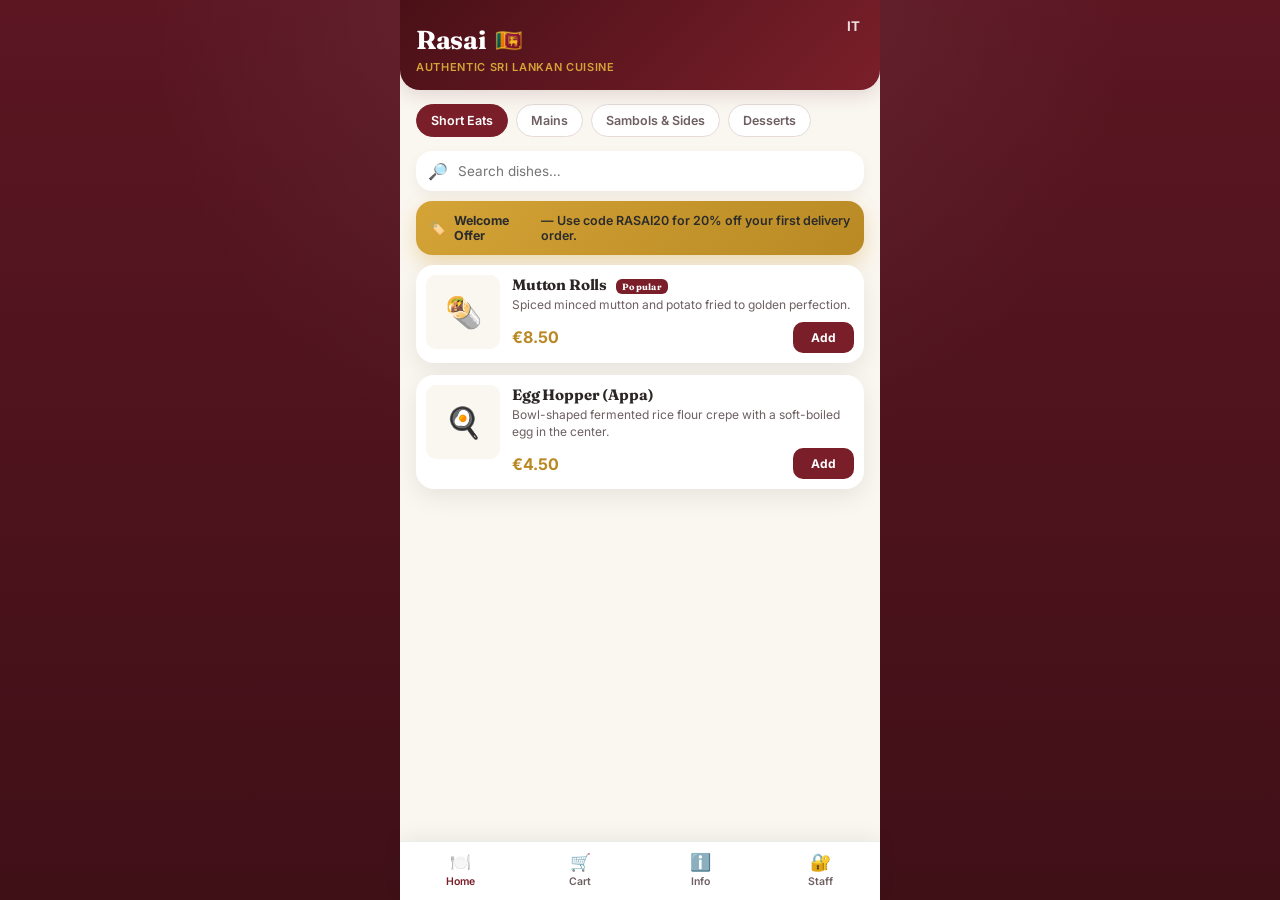
<file: Index.html>
<!DOCTYPE html>
<html lang="en">
<head>
<meta charset="UTF-8">
<meta name="viewport" content="width=device-width, initial-scale=1.0">
<title>Osteria Bricco — Order App</title>
<link rel="preconnect" href="https://fonts.googleapis.com">
<link href="https://fonts.googleapis.com/css2?family=Fraunces:opsz,wght@9..144,400;9..144,600;9..144,700&family=Inter:wght@400;500;600;700&family=Space+Mono:wght@400;700&display=swap" rel="stylesheet">
<link rel="stylesheet" href="styles.css">
</head>
<body>

<div class="shell-switch">
  <button id="btnShellCustomer" class="active" onclick="setShell('customer')">Customer app</button>
  <button id="btnShellAdmin" onclick="setShell('admin')">Admin panel</button>
</div>

<!-- ============ CUSTOMER APP ============ -->
<div class="stage" id="customerStage">
  <div class="phone">
    <div class="screen" id="screen"></div>
  </div>
</div>

<!-- ============ ADMIN PANEL ============ -->
<div class="admin-wrap" id="adminWrap">
  <div class="admin-nav">
    <div class="brand">Osteria Bricco</div>
    <div class="brand-sub">Staff panel</div>
    <button data-page="orders" class="admin-nav-btn active" onclick="setAdminPage('orders')"><span class="ic">🎫</span> Live orders</button>
    <button data-page="menu" class="admin-nav-btn" onclick="setAdminPage('menu')"><span class="ic">📋</span> Menu manager</button>
    <button data-page="customers" class="admin-nav-btn" onclick="setAdminPage('customers')"><span class="ic">👥</span> Customers</button>
    <button data-page="promos" class="admin-nav-btn" onclick="setAdminPage('promos')"><span class="ic">🏷️</span> Promotions</button>
  </div>
  <div class="admin-main" id="adminMain"></div>
</div>

<div class="modal-bg" id="modalBg"><div class="modal" id="modalContent"></div></div>
<div class="toast" id="toast"></div>

<script src="app.js"></script>
</body>
</html>
</file>
<file: styles.css>
:root {
  /* Wine Red Base & Gradients */
  --primary: #7A1F2A;
  --primary-dark: #4A1017;
  --primary-light: #9E2B3A;

  /* Saffron Gold Accents */
  --gold: #D4A437;
  --gold-dark: #B98924;

  /* Smooth Warm Backgrounds */
  --cream: #FAF6F0;
  --cream-light: #FFFFFF;

  /* Typography */
  --text: #2B2525;
  --text-soft: #6E5F61;
  --line: #E5DAD8;

  --radius: 16px;
}
  *{box-sizing:border-box;}
  html,body{margin:0;padding:0;}
  body{
    margin:0;
    font-family:'Inter',sans-serif;
    color:var(--text);
    background:
      radial-gradient(circle at top, rgba(255,255,255,.08), transparent 45%),
      linear-gradient(180deg,#5B1622 0%, #401017 100%);
    min-height:100vh;
  }
  h1,h2,h3,.display{ font-family:'Fraunces', serif; letter-spacing:-0.01em; }
  .mono{ font-family:'Space Mono', monospace; }
  a{color:inherit;}
  button{font-family:inherit; cursor:pointer;}
  ::selection{ background: var(--gold); color:var(--text); }

  /* ---- Staff access gate ---- */
  .shell-switch{ display:none; }
  .staff-access-btn{
    border:none; background:transparent; color:var(--text-soft); font-size:10.5px; font-weight:600;
    padding:10px 4px 12px; display:flex; flex-direction:column; align-items:center; gap:3px;
  }
  .staff-access-btn .ic{ font-size:17px; }
  .staff-access-btn.active{ color:var(--primary); }
  .admin-gate{
    position:fixed; inset:0; background:rgba(21,44,34,0.72); display:none; align-items:center; justify-content:center;
    padding:16px; z-index:1100;
  }
  .admin-gate.active{ display:flex; }
  .admin-gate-card{
    width:min(360px, 100%); background:#fff; border-radius:16px; padding:20px;
    box-shadow:0 16px 44px rgba(0,0,0,0.24);
  }
  .admin-gate-card h3{ margin:0 0 8px; font-size:20px; }
  .admin-gate-card p{ margin:0 0 12px; color:var(--text-soft); font-size:13px; line-height:1.45; }
  .admin-gate-card input{ width:100%; padding:11px 12px; border:1px solid var(--line); border-radius:10px; font-size:13.5px; margin-bottom:12px; }
  .admin-gate-actions{ display:flex; gap:8px; justify-content:flex-end; }
  .admin-gate-actions button{ flex:1; padding:10px 12px; border-radius:10px; border:none; font-weight:700; font-size:13px; }
  .admin-gate-actions .secondary-btn{ background:var(--cream); color:var(--text); }
  .admin-gate-actions .primary-btn{ background:var(--primary); color:#fff; margin-top:0; width:auto; }

  /* ================= CUSTOMER APP (phone frame) ================= */
  .stage{ min-height:100vh; display:block; padding:0; }
  .phone{
    width:100%; max-width:480px; margin:0 auto; background:var(--cream);
    min-height:100vh; position:relative; overflow-x:hidden;
  }
  .screen{ min-height:100vh; height:100vh; height:100dvh; }
/* --- Slimmed Down Header Style --- */
.app-header {
  position: relative;
  overflow: hidden;
  color: white;
  /* Reduced padding to shrink the vertical height significantly */
  padding: 24px 16px 16px;
  border-bottom-left-radius: 20px;
  border-bottom-right-radius: 20px;
  background: linear-gradient(135deg, var(--primary-dark) 0%, var(--primary) 100%);
  box-shadow: 0 4px 20px rgba(74, 16, 23, 0.15);
}

/* Title and Flag on a single compact line */
.app-header h1 {
  color: white;
  font-size: 26px; /* Smaller font footprint */
  margin: 0;
  font-family: 'Fraunces', serif;
  font-weight: 700;
  display: flex;
  align-items: center;
  gap: 8px; /* Spaces out the text and the flag nicely */
}

/* Inline subtitle */
.app-header .sub {
  font-size: 11px;
  text-transform: uppercase;
  letter-spacing: 0.06em;
  color: var(--gold);
  font-weight: 600;
  margin-top: 4px;
}

  .cats{ display:flex; gap:8px; padding:14px 16px 4px; overflow-x:auto; }
  .cat-pill{ flex:none; border:1px solid var(--line); background:#fff; padding:8px 14px; border-radius:999px; font-size:12.5px; font-weight:600; color:var(--text-soft);}
  .cat-pill.active{ background:var(--primary); color:#fff; border-color:var(--primary); }

  .search{ margin:10px 16px; display:flex; align-items:center; gap:8px; background:white; border:none; border-radius:16px; box-shadow:0 5px 14px rgba(0,0,0,.05); padding:10px 12px;}
  .search input{ border:none; outline:none; font-size:13.5px; width:100%; background:transparent; font-family:inherit;}

  .dish-list{ padding:6px 16px 90px; display:flex; flex-direction:column; gap:12px; }
  .dish-card{ display:flex; gap:12px; background:white; border:none; border-radius:18px; box-shadow:0 8px 24px rgba(0,0,0,.08); padding:10px; transition:.25s; }
  .dish-card:hover{ transform:translateY(-3px); box-shadow:0 14px 30px rgba(0,0,0,.12); }
  .dish-photo{ width:clamp(56px, 18vw, 74px); height:clamp(56px, 18vw, 74px); max-width:74px; max-height:74px; border-radius:10px; flex:none; display:flex; align-items:center; justify-content:center; font-size:clamp(24px, 6vw, 30px); background:var(--cream); }
  .dish-info{ flex:1; min-width:0; }
  .dish-info h3{ font-size:15px; margin:0 0 3px; }
  .dish-info p{ font-size:12px; color:var(--text-soft); margin:0 0 8px; line-height:1.4; }
  .dish-bottom{ display:flex; align-items:center; justify-content:space-between; }
  .price{ color:var(--gold-dark); font-weight:700; font-size:16px; }
  .add-btn{ border:none; background:var(--primary); color:#fff; font-size:12px; font-weight:700; padding:8px 18px; border-radius:10px; transition:.25s; }
  .add-btn:hover{ background:var(--primary-light); }
  .add-btn:active{ transform:scale(.96); }
  .sold-out{ opacity:.5; }
  .sold-out .add-btn{ background:#bbb; }
  .badge-pop{ display:inline-block; font-size:9px; font-weight:700; background:var(--primary); color:#fff; padding:2px 6px; border-radius:6px; margin-left:6px; vertical-align:middle; letter-spacing:.03em;}

  .fab-cart{ position:fixed; bottom:86px; left:50%; transform:translateX(-50%); width:calc(100% - 32px); max-width:448px; background:var(--primary); color:#fff; border:none; border-radius:20px; padding:14px 16px; display:flex; justify-content:space-between; align-items:center; font-weight:700; font-size:13.5px; box-shadow:0 12px 30px rgba(122,31,42,.35); z-index:50; }

  .bottom-tabs{ display:flex; border-top:1px solid #ececec; background:white; box-shadow:0 -5px 20px rgba(0,0,0,.06); position:fixed; bottom:0; left:0; right:0; max-width:480px; margin:0 auto; z-index:40; }
  .bottom-tabs button{ flex:1; border:none; background:transparent; padding:10px 4px 12px; font-size:10.5px; font-weight:600; color:var(--text-soft); display:flex; flex-direction:column; align-items:center; gap:3px;}
  .bottom-tabs button.active{ color:var(--primary); }
  .bottom-tabs .ic{ font-size:17px; }

  .section-pad{ padding:16px; padding-bottom:90px;}
  .card{ background:#fff; border:1px solid var(--line); border-radius:var(--radius); padding:14px; }

  /* cart */
  .cart-row{ display:flex; gap:10px; align-items:center; padding:10px 0; border-bottom:1px solid var(--line); }
  .cart-row:last-child{ border-bottom:none; }
  .qty-ctrl{ display:flex; align-items:center; gap:8px; }
  .qty-ctrl button{ width:24px; height:24px; border-radius:7px; border:1px solid var(--line); background:var(--cream); font-weight:700; }
  .totals-row{ display:flex; justify-content:space-between; font-size:13.5px; padding:5px 0; }
  .totals-row.grand{ font-weight:700; font-size:15px; padding-top:10px; border-top:1px dashed var(--line); margin-top:6px; }
  .primary-btn{ width:100%; background:var(--primary); color:#fff; border:none; padding:14px; border-radius:12px; font-weight:700; font-size:14px; margin-top:14px; }
  .primary-btn.ghost{ background:transparent; border:1.5px solid var(--primary); color:var(--primary); }
  .primary-btn:disabled{ background:#ccc; }

  /* checkout */
  .auth-option{ display:block; width:100%; text-align:left; background:#fff; border:1.5px solid var(--line); border-radius:12px; padding:13px 14px; margin-bottom:10px; font-size:13.5px; font-weight:600; display:flex; align-items:center; gap:10px; }
  .auth-option.google{ border-color:var(--primary); }
  .divider-or{ text-align:center; font-size:11px; color:var(--text-soft); margin:14px 0; position:relative;}
  .divider-or:before,.divider-or:after{content:"";position:absolute;top:50%;width:40%;height:1px;background:var(--line);}
  .divider-or:before{left:0;} .divider-or:after{right:0;}
  .field{ margin-bottom:10px;}
  .field label{ font-size:11px; font-weight:700; text-transform:uppercase; letter-spacing:.04em; color:var(--text-soft); display:block; margin-bottom:5px;}
  .field input{ width:100%; padding:11px 12px; border-radius:10px; border:1px solid var(--line); font-size:13.5px; font-family:inherit; }

  /* ---- Signature element: printed kitchen ticket ---- */
  .ticket-wrap{ padding:6px 10px 30px; }
  .ticket{
    background: var(--cream-light);
    font-family:'Space Mono', monospace;
    padding:20px 18px 26px;
    position:relative;
    box-shadow: 0 10px 22px rgba(0,0,0,0.18);
    animation: print-out .5s ease-out;
    transform-origin: top;
  }
  @keyframes print-out{ from{ transform: scaleY(0.2); opacity:0; } to{ transform:scaleY(1); opacity:1; } }
  .ticket:after{
    content:""; position:absolute; left:0; right:0; bottom:-9px; height:18px;
    background: linear-gradient(135deg, var(--cream-light) 50%, transparent 50%),
                linear-gradient(-135deg, var(--cream-light) 50%, transparent 50%);
    background-size: 16px 18px; background-position: bottom left;
    background-repeat: repeat-x;
  }
  .ticket h4{ margin:0 0 2px; font-size:13px; letter-spacing:.05em;}
  .ticket .tnum{ font-size:22px; font-weight:700; margin:6px 0; }
  .ticket .dash{ border:none; border-top:1px dashed var(--text-soft); margin:10px 0; }
  .ticket .trow{ display:flex; justify-content:space-between; font-size:12px; margin:3px 0; }
  .status-track{ display:flex; justify-content:space-between; margin:16px 0 4px; position:relative;}
  .status-track:before{ content:""; position:absolute; top:9px; left:8%; right:8%; height:2px; background:var(--line); z-index:0;}
  .status-step{ position:relative; z-index:1; display:flex; flex-direction:column; align-items:center; gap:6px; flex:1;}
  .status-dot{ width:18px; height:18px; border-radius:50%; background:#fff; border:2px solid var(--line); }
  .status-step.done .status-dot{ background:var(--primary); border-color:var(--primary); }
  .status-step.now .status-dot{ background:var(--gold); border-color:var(--gold); box-shadow:0 0 0 4px rgba(212,164,55,0.25);}
  .status-step span{ font-size:9px; font-weight:700; text-transform:uppercase; letter-spacing:.02em; color:var(--text-soft); text-align:center;}
  .status-step.done span, .status-step.now span{ color:var(--text); }

  .info-row{ display:flex; gap:10px; padding:11px 0; border-bottom:1px solid var(--line); font-size:13px; }
  .info-row:last-child{border-bottom:none;}
  .info-row .ic{ width:20px; text-align:center; }
  .promo-banner{ background:linear-gradient(135deg, #D4A437, #B98924); color:#2B2B2B; border-radius:16px; padding:12px 14px; margin:0 16px 4px; font-size:12.5px; font-weight:600; display:flex; gap:8px; align-items:center; box-shadow:0 8px 20px rgba(212,164,55,.35);} 

  /* ================= ADMIN PANEL ================= */
  .admin-wrap{ display:none; min-height:100vh; }
  .admin-wrap.active{ display:flex; }
  .admin-nav{ width:220px; background:var(--primary-dark); color:#fff; flex:none; padding:26px 16px; }
  .admin-nav .brand{ font-family:'Fraunces',serif; font-size:19px; color:#fff; margin-bottom:2px;}
  .admin-nav .brand-sub{ font-size:11px; color:rgba(255,255,255,.65); margin-bottom:26px;}
  .admin-nav button{ display:flex; align-items:center; gap:10px; width:100%; text-align:left; background:transparent; border:none; color:rgba(255,255,255,.8); padding:11px 12px; border-radius:10px; font-size:13.5px; font-weight:600; margin-bottom:4px; }
  .admin-nav button.active{ background:rgba(255,255,255,0.08); color:#fff; }
  .admin-nav button .ic{width:18px;display:inline-block;}
  .admin-main{ flex:1; padding:30px 34px; background:var(--cream-light); }
  .admin-header{ display:flex; justify-content:space-between; align-items:flex-end; margin-bottom:22px; }
  .admin-header h2{ font-size:24px; margin:0 0 3px; }
  .admin-header p{ margin:0; color:var(--text-soft); font-size:13px;}
  .stat-row{ display:flex; gap:14px; margin-bottom:24px; }
  .stat-card{ background:#fff; border:1px solid var(--line); border-radius:12px; padding:14px 18px; flex:1; }
  .stat-card .num{ font-size:24px; font-weight:700; font-family:'Fraunces',serif; }
  .stat-card .lbl{ font-size:11.5px; color:var(--text-soft); text-transform:uppercase; letter-spacing:.03em; }

  .rail{ display:flex; gap:16px; overflow-x:auto; padding-bottom:10px; }
  .rail .ticket{ min-width:230px; flex:none; }
  .rail .ticket .actions{ display:flex; gap:6px; margin-top:12px; }
  .rail .ticket .actions button{ flex:1; border:1px solid var(--text); background:transparent; padding:7px; border-radius:7px; font-size:10.5px; font-weight:700; font-family:'Inter',sans-serif;}
  .rail .ticket .actions button.primary{ background:var(--primary); color:#fff; border-color:var(--primary);}

  table{ width:100%; border-collapse:collapse; background:#fff; border-radius:12px; overflow:hidden;}
  th,td{ text-align:left; padding:11px 14px; font-size:13px; border-bottom:1px solid var(--line); }
  th{ background:var(--cream); font-size:11px; text-transform:uppercase; letter-spacing:.03em; color:var(--text-soft); }
  tr:last-child td{border-bottom:none;}
  .row-actions button{ border:none; background:transparent; font-weight:700; font-size:12px; color:var(--primary); margin-right:10px; }
  .row-actions button.danger{ color:var(--primary-light); }
  .pill{ display:inline-block; padding:3px 9px; border-radius:999px; font-size:11px; font-weight:700; }
  .pill.on{ background:rgba(122,31,42,0.12); color:var(--primary); }
  .pill.off{ background:rgba(212,164,55,0.16); color:var(--gold-dark); }
  .add-dish-btn{ background:var(--primary); color:#fff; border:none; padding:10px 16px; border-radius:10px; font-weight:700; font-size:13px; }

  .modal-bg{ position:fixed; inset:0; background:rgba(21,44,34,0.55); display:none; align-items:center; justify-content:center; z-index:900; }
  .modal-bg.active{ display:flex; }
  .modal{ background:#fff; border-radius:16px; padding:24px; width:380px; max-width:90vw; max-height:85vh; overflow-y:auto; }
  .modal h3{ margin-top:0; }
  .modal .field select{ width:100%; padding:11px 12px; border-radius:10px; border:1px solid var(--line); font-family:inherit; font-size:13.5px;}
  .modal-actions{ display:flex; gap:8px; margin-top:16px; }
  .modal-actions button{ flex:1; padding:11px; border-radius:10px; border:none; font-weight:700; font-size:13px;}
  .modal-actions .cancel{ background:var(--cream); }
  .modal-actions .save{ background:var(--primary); color:#fff; }

  .toast{ position:fixed; bottom:24px; left:50%; transform:translateX(-50%); background:var(--text); color:#fff; padding:11px 20px; border-radius:999px; font-size:13px; z-index:1000; opacity:0; pointer-events:none; transition:opacity .25s, transform .25s; }
  .toast.show{ opacity:1; transform:translateX(-50%) translateY(-6px); }

  @media (max-width:768px){
    body{ overflow-x:hidden; }
    .stage{ min-height:100dvh; }
    .phone{
      width:100vw; max-width:none; min-height:100dvh; height:100dvh; border:none; border-radius:0; box-shadow:none;
    }
    .screen{ min-height:100dvh; height:100dvh; }
    .shell-switch{ top:10px; right:10px; }
    .app-header{ padding:28px 16px 14px; }
    .lang-toggle{ top:28px; right:16px; }
    .cats{ padding:12px 14px 4px; }
    .search{ margin:10px 14px; }
    .dish-list{ padding:6px 14px 110px; gap:10px; }
    .dish-card{ gap:10px; padding:10px; }
    .fab-cart{
      left:12px; right:12px; width:auto; max-width:none; transform:none; bottom:78px;
    }
    .bottom-tabs{ left:0; right:0; max-width:none; }
    .section-pad{ padding:14px 14px 100px; }
    .promo-banner{ margin:0 14px 4px; }
  }

  @media (max-width:760px){
    .admin-wrap.active{ flex-direction:column; }
    .admin-nav{ width:100%; display:flex; align-items:center; gap:8px; padding:14px 16px; overflow-x:auto;}
    .admin-nav .brand,.admin-nav .brand-sub{display:none;}
    .admin-nav button{ width:auto; white-space:nowrap; margin-bottom:0;}
    .admin-main{ padding:20px; }
  }
</file>
